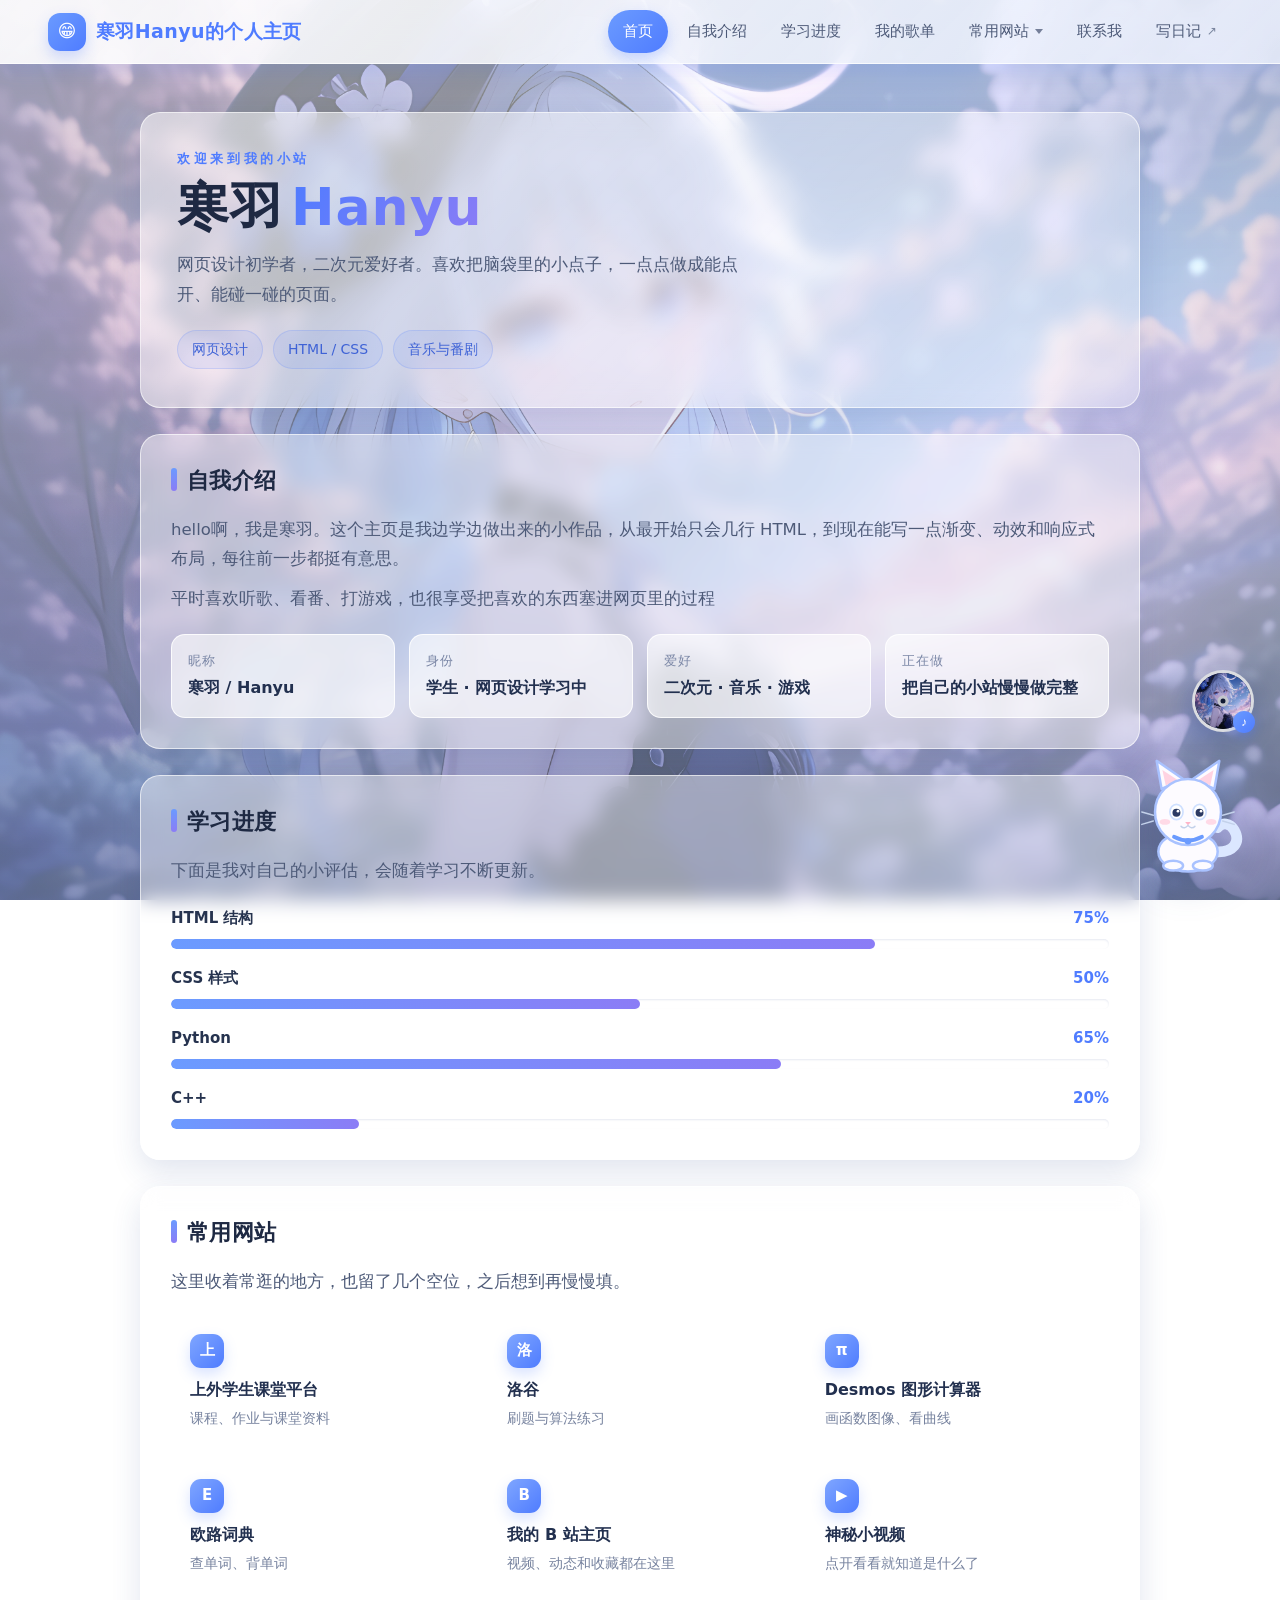
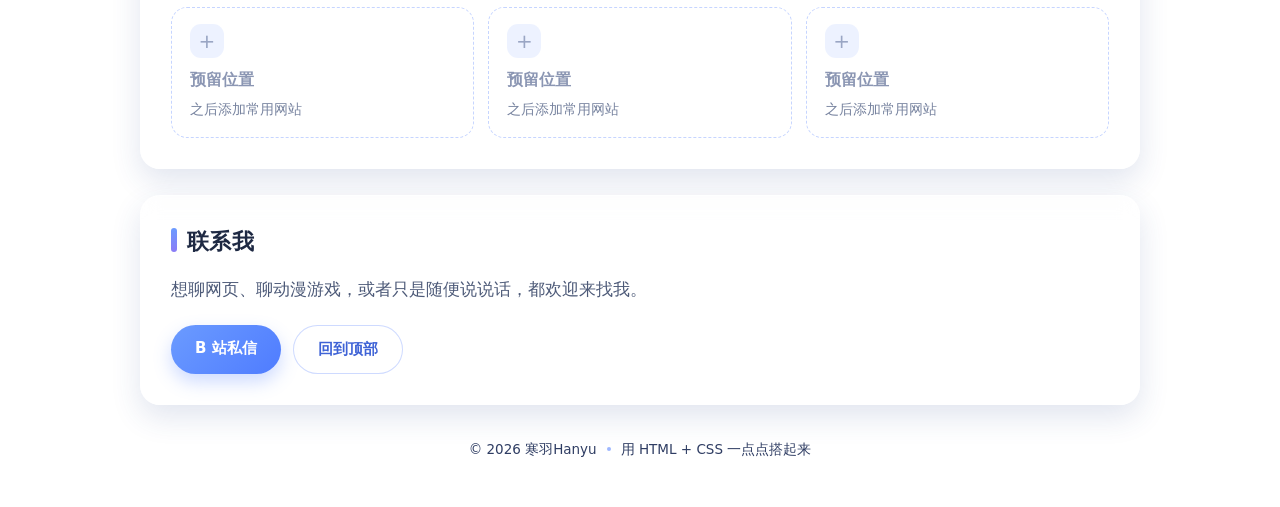
<file: index.html>
<!DOCTYPE html>
<html lang="zh-CN">
	<head>
		<meta charset="utf-8">
		<meta name="viewport" content="width=device-width, initial-scale=1">
		<title>寒羽Hanyu的个人主页</title>
		<link rel="stylesheet" href="index.css" />
	</head>
	<body>

		<header class="header" id="head_bar">
			<a class="brand" href="#home">
				<span class="brand_badge">😁</span>
				<span class="brand_name">寒羽Hanyu的个人主页</span>
			</a>

			<nav class="nav-links" id="navLinks">
				<a href="#home" class="nav-link active">首页</a>
				<a href="#about" class="nav-link">自我介绍</a>
				<a href="#skills" class="nav-link">学习进度</a>
				<button class="nav-link" type="button" id="navMusic">我的歌单</button>

				<div class="nav-item" id="siteMenu">
					<button class="nav-link dropdown-toggle" type="button" aria-expanded="false">
						常用网站<span class="caret"></span>
					</button>

					<div class="dropdown">
						<a class="dropdown-link" href="https://10.2.34.176/student" target="_blank" rel="noopener">上外学生课堂平台</a>
						<a class="dropdown-link" href="https://www.luogu.com.cn/" target="_blank" rel="noopener">洛谷</a>
						<a class="dropdown-link" href="https://www.desmos.com/calculator?lang=zh-CN" target="_blank" rel="noopener">Desmos 图形计算器</a>
						<a class="dropdown-link" href="https://dict.eudic.net/" target="_blank" rel="noopener">欧路词典</a>
						<a class="dropdown-link" href="https://space.bilibili.com/523120453?spm_id_from=333.1007.0.0" target="_blank" rel="noopener">我的 B 站主页</a>
						<a class="dropdown-link" href="https://www.bilibili.com/video/BV17XMf6nE1v/?spm_id_from=333.337.search-card.all.click&amp;vd_source=5f9944e18ee7a56a7ea3e45ba377dc32" target="_blank" rel="noopener">神秘小视频</a>
						<a class="dropdown-link dropdown-all" href="#sites">查看全部网站</a>

						<!-- 预留：以后添加网站，复制下面这一行，改掉 href 和名字即可
						<a class="dropdown-link" href="https://你的网址" target="_blank" rel="noopener">网站名字</a>
						-->
						<div class="dropdown-slot">预留位置 · 待添加</div>
						<div class="dropdown-slot">预留位置 · 待添加</div>
					</div>
				</div>

				<a href="#contact" class="nav-link">联系我</a>
				<a href="diary.html" class="nav-link nav-link-out" target="_blank" rel="noopener">写日记<span class="nav-arrow">↗</span></a>

				<!-- 预留：新的菜单项写在这里
				<a href="#新板块" class="nav-link">新菜单</a>
				-->
			</nav>
		</header>

		<main class="content">

			<section class="division hero" id="home">
				<div class="hero_kicker">欢迎来到我的小站</div>
				<h1 class="hero_name">寒羽<span>Hanyu</span></h1>
				<p class="hero_desc">网页设计初学者，二次元爱好者。喜欢把脑袋里的小点子，一点点做成能点开、能碰一碰的页面。</p>
				<div class="tags">
					<span class="tag">网页设计</span>
					<span class="tag">HTML / CSS</span>
					<span class="tag">音乐与番剧</span>
				</div>
			</section>

			<section class="division" id="about">
				<div class="subtitle">自我介绍</div>
				<div class="subcontent">hello啊，我是寒羽。这个主页是我边学边做出来的小作品，从最开始只会几行 HTML，到现在能写一点渐变、动效和响应式布局，每往前一步都挺有意思。</div>
				<div class="subcontent">平时喜欢听歌、看番、打游戏，也很享受把喜欢的东西塞进网页里的过程</div>
				<div class="info-grid">
					<div class="info-item">
						<div class="info-label">昵称</div>
						<div class="info-value">寒羽 / Hanyu</div>
					</div>
					<div class="info-item">
						<div class="info-label">身份</div>
						<div class="info-value">学生 · 网页设计学习中</div>
					</div>
					<div class="info-item">
						<div class="info-label">爱好</div>
						<div class="info-value">二次元 · 音乐 · 游戏</div>
					</div>
					<div class="info-item">
						<div class="info-label">正在做</div>
						<div class="info-value">把自己的小站慢慢做完整</div>
					</div>
				</div>
			</section>

			<section class="division" id="skills">
				<div class="subtitle">学习进度</div>
				<div class="subcontent">下面是我对自己的小评估，会随着学习不断更新。</div>
				<div class="skill-list">
					<div class="skill">
						<div class="skill-head"><span>HTML 结构</span><span class="skill-num">75%</span></div>
						<div class="skill-bar"><div class="skill-fill" style="--w: 75%"></div></div>
					</div>
					<div class="skill">
						<div class="skill-head"><span>CSS 样式</span><span class="skill-num">50%</span></div>
						<div class="skill-bar"><div class="skill-fill" style="--w: 50%"></div></div>
					</div>
					<div class="skill">
						<div class="skill-head"><span>Python</span><span class="skill-num">65%</span></div>
						<div class="skill-bar"><div class="skill-fill" style="--w: 65%"></div></div>
					</div>
					<div class="skill">
						<div class="skill-head"><span>C++</span><span class="skill-num">20%</span></div>
						<div class="skill-bar"><div class="skill-fill" style="--w: 20%"></div></div>
					</div>
				</div>
			</section>

			<section class="division" id="sites">
				<div class="subtitle">常用网站</div>
				<div class="subcontent">这里收着常逛的地方，也留了几个空位，之后想到再慢慢填。</div>
				<div class="site-grid">
					<a class="site-card" href="https://10.2.34.176/student" target="_blank" rel="noopener">
						<span class="site-icon">上</span>
						<span class="site-name">上外学生课堂平台</span>
						<span class="site-desc">课程、作业与课堂资料</span>
					</a>
					<a class="site-card" href="https://www.luogu.com.cn/" target="_blank" rel="noopener">
						<span class="site-icon">洛</span>
						<span class="site-name">洛谷</span>
						<span class="site-desc">刷题与算法练习</span>
					</a>
					<a class="site-card" href="https://www.desmos.com/calculator?lang=zh-CN" target="_blank" rel="noopener">
						<span class="site-icon">π</span>
						<span class="site-name">Desmos 图形计算器</span>
						<span class="site-desc">画函数图像、看曲线</span>
					</a>
					<a class="site-card" href="https://dict.eudic.net/" target="_blank" rel="noopener">
						<span class="site-icon">E</span>
						<span class="site-name">欧路词典</span>
						<span class="site-desc">查单词、背单词</span>
					</a>
					<a class="site-card" href="https://space.bilibili.com/523120453?spm_id_from=333.1007.0.0" target="_blank" rel="noopener">
						<span class="site-icon">B</span>
						<span class="site-name">我的 B 站主页</span>
						<span class="site-desc">视频、动态和收藏都在这里</span>
					</a>
					<a class="site-card" href="https://www.bilibili.com/video/BV17XMf6nE1v/?spm_id_from=333.337.search-card.all.click&amp;vd_source=5f9944e18ee7a56a7ea3e45ba377dc32" target="_blank" rel="noopener">
						<span class="site-icon">▶</span>
						<span class="site-name">神秘小视频</span>
						<span class="site-desc">点开看看就知道是什么了</span>
					</a>

					<!-- 预留：添加新网站时，复制下面这一整张卡片，改掉链接和文字
					<a class="site-card" href="https://你的网址" target="_blank" rel="noopener">
						<span class="site-icon">★</span>
						<span class="site-name">网站名字</span>
						<span class="site-desc">一句话介绍</span>
					</a>
					-->

					<div class="site-card site-empty">
						<span class="site-plus">+</span>
						<span class="site-name">预留位置</span>
						<span class="site-desc">之后添加常用网站</span>
					</div>
					<div class="site-card site-empty">
						<span class="site-plus">+</span>
						<span class="site-name">预留位置</span>
						<span class="site-desc">之后添加常用网站</span>
					</div>
					<div class="site-card site-empty">
						<span class="site-plus">+</span>
						<span class="site-name">预留位置</span>
						<span class="site-desc">之后添加常用网站</span>
					</div>
				</div>
			</section>

			<section class="division" id="contact">
				<div class="subtitle">联系我</div>
				<div class="subcontent">想聊网页、聊动漫游戏，或者只是随便说说话，都欢迎来找我。</div>
				<div class="contact-row">
					<a class="contact-btn" href="https://space.bilibili.com/523120453?spm_id_from=333.1007.0.0" target="_blank" rel="noopener">B 站私信</a>
					<a class="contact-btn ghost" href="#home">回到顶部</a>
				</div>
			</section>

		</main>

		<footer class="footer">
			<span>© 2026 寒羽Hanyu</span>
			<span class="footer-dot"></span>
			<span>用 HTML + CSS 一点点搭起来</span>
		</footer>

		<!-- 侧边音乐播放器：平时只是右下角的小唱片，点一下才展开完整面板 -->
		<div class="music-dock" id="musicDock">
			<button class="dock-mini" id="dockMini" type="button" aria-label="打开播放器" aria-expanded="false" title="打开播放器">
				<img class="dock-mini-cover" src="./Furina.png" alt="" />
				<span class="dock-mini-hole"></span>
				<span class="dock-mini-note">♪</span>
			</button>

			<aside class="dock-panel" id="dockPanel" aria-label="音乐播放器" aria-hidden="true">
				<div class="dock-head">
					<span class="dock-head-title">我的歌单</span>
					<button class="dock-close" id="dockClose" type="button" aria-label="收起播放器">×</button>
				</div>

				<div class="player" id="player">
					<div class="player-main">
						<div class="disc" id="disc">
							<img class="disc-cover" src="./Furina.png" alt="唱片封面" />
							<span class="disc-hole"></span>
						</div>
						<div class="track-meta">
							<div class="track-title" id="trackTitle">还没开始播放</div>
							<div class="track-artist" id="trackArtist">挑一首放着吧</div>
						</div>
						<div class="player-controls">
							<button class="ctrl-btn" id="prevBtn" type="button" aria-label="上一首">
								<svg viewBox="0 0 24 24" aria-hidden="true"><path d="M6 5h2.4v14H6zM20 5v14L9.6 12z"/></svg>
							</button>
							<button class="ctrl-btn ctrl-play" id="playBtn" type="button" aria-label="播放">
								<svg class="icon-play" viewBox="0 0 24 24" aria-hidden="true"><path d="M8 5.2v13.6L19 12z"/></svg>
								<svg class="icon-pause" viewBox="0 0 24 24" aria-hidden="true"><path d="M7 5h4v14H7zM13 5h4v14h-4z"/></svg>
							</button>
							<button class="ctrl-btn" id="nextBtn" type="button" aria-label="下一首">
								<svg viewBox="0 0 24 24" aria-hidden="true"><path d="M15.6 5H18v14h-2.4zM4 5v14l10.4-7z"/></svg>
							</button>
						</div>
					</div>

					<div class="progress-row">
						<span class="time" id="curTime">0:00</span>
						<div class="progress" id="progress" role="slider" aria-label="播放进度" aria-valuemin="0" aria-valuemax="100" aria-valuenow="0" tabindex="0">
							<div class="progress-fill" id="progressFill"><span class="progress-knob"></span></div>
						</div>
						<span class="time" id="durTime">0:00</span>
					</div>

					<div class="playlist" id="playlist"></div>
				</div>

				<audio id="audio" preload="metadata"></audio>
			</aside>
		</div>

		<!-- 小宠物：点它会跳一下并说话，眼睛会跟着鼠标转 -->
		<div class="pet" id="pet" title="点我摸摸头">
			<div class="pet-bubble" id="petBubble">喵~</div>
			<svg class="pet-svg" viewBox="0 0 160 160" aria-label="蓝白小猫">
				<path class="pet-tail" d="M112 128 c24 2 32 -12 24 -26 c-5 -9 -15 -10 -20 -3" fill="none" stroke="#dbe7ff" stroke-width="13" stroke-linecap="round" />

				<ellipse cx="80" cy="128" rx="36" ry="24" fill="#fdfbff" stroke="#a9c2ff" stroke-width="3" />
				<ellipse cx="62" cy="145" rx="12" ry="6" fill="#fdfbff" stroke="#a9c2ff" stroke-width="3" />
				<ellipse cx="98" cy="145" rx="12" ry="6" fill="#fdfbff" stroke="#a9c2ff" stroke-width="3" />

				<path d="M48 52 L42 18 L74 40 Z" fill="#fdfbff" stroke="#a9c2ff" stroke-width="3" stroke-linejoin="round" />
				<path d="M53 48 L49 29 L67 41 Z" fill="#ffd3e2" />
				<path d="M112 52 L118 18 L86 40 Z" fill="#fdfbff" stroke="#a9c2ff" stroke-width="3" stroke-linejoin="round" />
				<path d="M107 48 L111 29 L93 41 Z" fill="#ffd3e2" />

				<circle cx="80" cy="80" r="40" fill="#fdfbff" stroke="#a9c2ff" stroke-width="3" />

				<ellipse cx="52" cy="92" rx="6.5" ry="3.6" fill="#ffd6e4" opacity="0.9" />
				<ellipse cx="108" cy="92" rx="6.5" ry="3.6" fill="#ffd6e4" opacity="0.9" />

				<g class="pet-eye">
					<ellipse cx="66" cy="80" rx="8" ry="9.2" fill="#ffffff" stroke="#cfe0ff" stroke-width="2" />
					<g class="pet-pupil">
						<circle cx="66" cy="81" r="4.8" fill="#2b3a63" />
						<circle cx="67.8" cy="79" r="1.6" fill="#ffffff" />
					</g>
				</g>
				<g class="pet-eye">
					<ellipse cx="94" cy="80" rx="8" ry="9.2" fill="#ffffff" stroke="#cfe0ff" stroke-width="2" />
					<g class="pet-pupil">
						<circle cx="94" cy="81" r="4.8" fill="#2b3a63" />
						<circle cx="95.8" cy="79" r="1.6" fill="#ffffff" />
					</g>
				</g>

				<path d="M76.5 92 h7 l-3.5 4.2 z" fill="#ffb3c7" />
				<path d="M80 96.2 q-4.2 5.2 -8.4 1.2 M80 96.2 q4.2 5.2 8.4 1.2" fill="none" stroke="#c3d1ea" stroke-width="1.8" stroke-linecap="round" />

				<path d="M38 84 l-14 -4 M38 91 l-14 4 M122 84 l14 -4 M122 91 l14 4" fill="none" stroke="#c3d1ea" stroke-width="1.8" stroke-linecap="round" />

				<path d="M63 110 q17 9 34 0" fill="none" stroke="#6b9bff" stroke-width="4.5" stroke-linecap="round" />
				<circle cx="80" cy="115.5" r="4" fill="#6b9bff" />
			</svg>
		</div>

		<script>
			// 下拉菜单：桌面端靠 CSS 悬停，这里补上点击 / 触屏的展开与收起
			var siteMenu = document.getElementById('siteMenu');
			var siteToggle = siteMenu.querySelector('.dropdown-toggle');

			siteToggle.addEventListener('click', function (e) {
				e.stopPropagation();
				var open = siteMenu.classList.toggle('open');
				siteToggle.setAttribute('aria-expanded', open ? 'true' : 'false');
			});

			document.addEventListener('click', function () {
				siteMenu.classList.remove('open');
				siteToggle.setAttribute('aria-expanded', 'false');
			});

			// 滚动到哪个板块，菜单就高亮哪一项
			var links = Array.prototype.slice.call(document.querySelectorAll('.nav-link[href^="#"]'));
			var sections = links.map(function (link) {
				return document.querySelector(link.getAttribute('href'));
			}).filter(Boolean);

			function setActive(id) {
				links.forEach(function (link) {
					link.classList.toggle('active', link.getAttribute('href') === '#' + id);
				});
			}

			function onScroll() {
				var line = window.scrollY + 100;
				var current = sections[0];
				sections.forEach(function (section) {
					if (section.offsetTop <= line) current = section;
				});
				if (window.innerHeight + window.scrollY >= document.documentElement.scrollHeight - 4) {
					current = sections[sections.length - 1];
				}
				if (current) setActive(current.id);
			}

			window.addEventListener('scroll', onScroll, { passive: true });
			window.addEventListener('resize', onScroll);
			onScroll();

			// ===== 音乐播放器 =====
			var songs = [
				{ file: 'music/qilixiang.mp3', title: '七里香', artist: '周杰伦' },
				{ file: 'music/yequ.mp3', title: '夜曲', artist: '周杰伦' },
				{ file: 'music/gaobaiqiqiu.mp3', title: '告白气球', artist: '周杰伦' },
				{ file: 'music/feng.mp3', title: '枫', artist: '周杰伦' },
				{ file: 'music/xiulian-aiqing.mp3', title: '修炼爱情', artist: '林俊杰' },
				{ file: 'music/shinian.mp3', title: '十年', artist: '陈奕迅' },
				{ file: 'music/fushishanxia.mp3', title: '富士山下', artist: '陈奕迅' },
				{ file: 'music/hongse-gaogenxie.mp3', title: '红色高跟鞋', artist: '蔡健雅' }
			];

			var audio = document.getElementById('audio');
			var player = document.getElementById('player');
			var dock = document.getElementById('musicDock');
			var playlist = document.getElementById('playlist');
			var playBtn = document.getElementById('playBtn');
			var prevBtn = document.getElementById('prevBtn');
			var nextBtn = document.getElementById('nextBtn');
			var progress = document.getElementById('progress');
			var progressFill = document.getElementById('progressFill');
			var curTime = document.getElementById('curTime');
			var durTime = document.getElementById('durTime');
			var trackTitle = document.getElementById('trackTitle');
			var trackArtist = document.getElementById('trackArtist');
			var current = -1;
			var dragging = false;

			function fmt(seconds) {
				if (!isFinite(seconds)) return '0:00';
				var m = Math.floor(seconds / 60);
				var s = Math.floor(seconds % 60);
				return m + ':' + (s < 10 ? '0' + s : s);
			}

			songs.forEach(function (song, i) {
				var item = document.createElement('button');
				item.type = 'button';
				item.className = 'playlist-item';
				item.innerHTML = '<span class="playlist-index">' + (i < 9 ? '0' : '') + (i + 1) + '</span>' +
					'<span class="playlist-name">' + song.title + '</span>' +
					'<span class="playlist-artist">' + song.artist + '</span>';
				item.addEventListener('click', function () { load(i, true); });
				playlist.appendChild(item);
			});

			function load(i, autoplay) {
				current = i;
				audio.src = songs[i].file;
				trackTitle.textContent = songs[i].title;
				trackArtist.textContent = songs[i].artist;
				progressFill.style.width = '0%';
				curTime.textContent = '0:00';
				durTime.textContent = '0:00';
				Array.prototype.forEach.call(playlist.children, function (el, idx) {
					el.classList.toggle('active', idx === i);
				});
				if (autoplay) {
					var p = audio.play();
					if (p && p.catch) p.catch(function () {});
				}
			}

			playBtn.addEventListener('click', function () {
				if (current < 0) { load(0, true); return; }
				if (audio.paused) {
					var p = audio.play();
					if (p && p.catch) p.catch(function () {});
				} else {
					audio.pause();
				}
			});

			prevBtn.addEventListener('click', function () {
				if (current < 0) { load(0, true); return; }
				load((current - 1 + songs.length) % songs.length, true);
			});

			nextBtn.addEventListener('click', function () {
				if (current < 0) { load(0, true); return; }
				load((current + 1) % songs.length, true);
			});

			audio.addEventListener('play', function () {
				player.classList.add('playing');
				dock.classList.add('playing');
				playBtn.setAttribute('aria-label', '暂停');
			});

			audio.addEventListener('pause', function () {
				player.classList.remove('playing');
				dock.classList.remove('playing');
				playBtn.setAttribute('aria-label', '播放');
			});

			audio.addEventListener('ended', function () {
				load((current + 1) % songs.length, true);
			});

			audio.addEventListener('loadedmetadata', function () {
				durTime.textContent = fmt(audio.duration);
			});

			audio.addEventListener('timeupdate', function () {
				if (!audio.duration) return;
				var percent = audio.currentTime / audio.duration * 100;
				progressFill.style.width = percent + '%';
				progress.setAttribute('aria-valuenow', Math.round(percent));
				curTime.textContent = fmt(audio.currentTime);
			});

			function seek(e) {
				if (!audio.duration) return;
				var rect = progress.getBoundingClientRect();
				var ratio = Math.min(1, Math.max(0, (e.clientX - rect.left) / rect.width));
				audio.currentTime = ratio * audio.duration;
				progressFill.style.width = ratio * 100 + '%';
				curTime.textContent = fmt(audio.currentTime);
			}

			progress.addEventListener('pointerdown', function (e) {
				dragging = true;
				progress.setPointerCapture(e.pointerId);
				seek(e);
			});

			progress.addEventListener('pointermove', function (e) {
				if (dragging) seek(e);
			});

			progress.addEventListener('pointerup', function () { dragging = false; });
			progress.addEventListener('pointercancel', function () { dragging = false; });

			progress.addEventListener('keydown', function (e) {
				if (!audio.duration) return;
				if (e.key === 'ArrowRight') audio.currentTime = Math.min(audio.duration, audio.currentTime + 5);
				if (e.key === 'ArrowLeft') audio.currentTime = Math.max(0, audio.currentTime - 5);
			});

			// ===== 小宠物 =====
			var pet = document.getElementById('pet');
			var bubble = document.getElementById('petBubble');
			var pupils = pet.querySelectorAll('.pet-pupil');
			var lines = ['喵~', '今天也辛苦啦', '要不要听首歌？', '别熬夜太晚哦', '摸摸头就开心！', '去写两句日记吧，我陪着你'];
			var bubbleTimer = null;
			var pats = Number(localStorage.getItem('hanyu_pet_pats') || 0);

			function say(text) {
				bubble.textContent = text;
				bubble.classList.add('show');
				clearTimeout(bubbleTimer);
				bubbleTimer = setTimeout(function () { bubble.classList.remove('show'); }, 2400);
			}

			function spawnHeart(x, y) {
				var heart = document.createElement('span');
				heart.className = 'pet-heart';
				heart.textContent = '♥';
				heart.style.left = (x - 8) + 'px';
				heart.style.top = (y - 18) + 'px';
				document.body.appendChild(heart);
				setTimeout(function () { heart.remove(); }, 1200);
			}

			// 可以按住拖动小猫，换个别挡住内容的位置
			var petDrag = { active: false, moved: false, startX: 0, startY: 0, left: 0, top: 0 };

			pet.addEventListener('pointerdown', function (e) {
				var rect = pet.getBoundingClientRect();
				petDrag.active = true;
				petDrag.moved = false;
				petDrag.startX = e.clientX;
				petDrag.startY = e.clientY;
				petDrag.left = rect.left;
				petDrag.top = rect.top;
				pet.classList.add('dragging');
				pet.setPointerCapture(e.pointerId);
			});

			pet.addEventListener('pointermove', function (e) {
				if (!petDrag.active) return;
				var dx = e.clientX - petDrag.startX;
				var dy = e.clientY - petDrag.startY;
				if (Math.abs(dx) + Math.abs(dy) > 6) petDrag.moved = true;
				if (!petDrag.moved) return;
				pet.style.left = Math.max(4, Math.min(window.innerWidth - pet.offsetWidth - 4, petDrag.left + dx)) + 'px';
				pet.style.top = Math.max(4, Math.min(window.innerHeight - pet.offsetHeight - 4, petDrag.top + dy)) + 'px';
				pet.style.right = 'auto';
				pet.style.bottom = 'auto';
			});

			function endDrag() {
				petDrag.active = false;
				pet.classList.remove('dragging');
			}

			pet.addEventListener('pointerup', endDrag);
			pet.addEventListener('pointercancel', endDrag);

			pet.addEventListener('click', function (e) {
				if (petDrag.moved) {
					petDrag.moved = false;
					return;
				}
				pet.classList.remove('jump');
				void pet.offsetWidth;
				pet.classList.add('jump');
				pats++;
				localStorage.setItem('hanyu_pet_pats', pats);
				say(pats % 10 === 0 ? '已经被摸 ' + pats + ' 次啦，好幸福～' : lines[Math.floor(Math.random() * lines.length)]);
				spawnHeart(e.clientX, e.clientY);
			});

			pet.addEventListener('animationend', function (e) {
				if (e.animationName === 'petJump') pet.classList.remove('jump');
			});

			// 眼睛跟着鼠标转
			var eyePending = false;
			document.addEventListener('mousemove', function (e) {
				if (eyePending) return;
				eyePending = true;
				requestAnimationFrame(function () {
					eyePending = false;
					var rect = pet.getBoundingClientRect();
					var dx = e.clientX - (rect.left + rect.width / 2);
					var dy = e.clientY - (rect.top + rect.height * 0.5);
					var angle = Math.atan2(dy, dx);
					var offset = Math.min(1, Math.sqrt(dx * dx + dy * dy) / 240) * 3.2;
					var ox = (Math.cos(angle) * offset).toFixed(1);
					var oy = (Math.sin(angle) * offset).toFixed(1);
					Array.prototype.forEach.call(pupils, function (pupil) {
						pupil.setAttribute('transform', 'translate(' + ox + ' ' + oy + ')');
					});
				});
			});

			// ===== 侧边播放器的展开 / 收起 =====
			var dockMini = document.getElementById('dockMini');
			var dockPanel = document.getElementById('dockPanel');
			var dockClose = document.getElementById('dockClose');
			var navMusic = document.getElementById('navMusic');

			function setDock(open) {
				dock.classList.toggle('open', open);
				dockMini.setAttribute('aria-expanded', open ? 'true' : 'false');
				dockPanel.setAttribute('aria-hidden', open ? 'false' : 'true');
			}

			dockMini.addEventListener('click', function () { setDock(true); });
			navMusic.addEventListener('click', function () { setDock(true); });
			dockClose.addEventListener('click', function () { setDock(false); });

			// 点唱片、面板和导航按钮以外的地方，自动收起
			document.addEventListener('click', function (e) {
				if (!dock.classList.contains('open')) return;
				if (dockPanel.contains(e.target) || dockMini.contains(e.target) || navMusic.contains(e.target) || pet.contains(e.target)) return;
				setDock(false);
			});

			document.addEventListener('keydown', function (e) {
				if (e.key === 'Escape') setDock(false);
			});
		</script>

	</body>
</html>
</file>
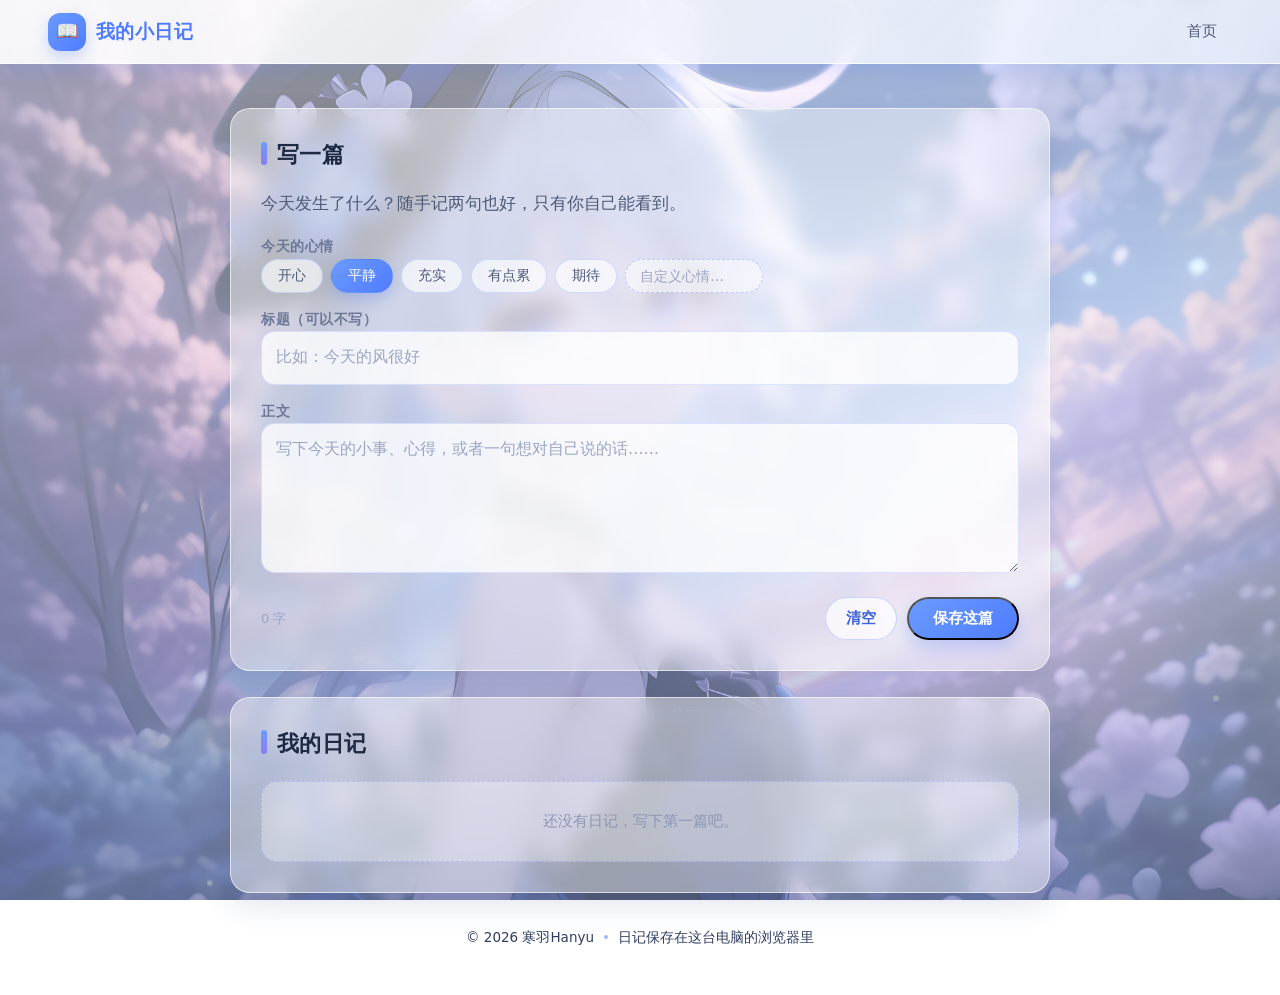
<file: diary.html>
<!DOCTYPE html>
<html lang="zh-CN">
	<head>
		<meta charset="utf-8">
		<meta name="viewport" content="width=device-width, initial-scale=1">
		<title>我的小日记 · 寒羽Hanyu</title>
		<link rel="stylesheet" href="index.css" />
	</head>
	<body>

		<header class="header" id="head_bar">
			<a class="brand" href="index.html">
				<span class="brand_badge">📖</span>
				<span class="brand_name">我的小日记</span>
			</a>

			<nav class="nav-links">
				<a href="index.html" class="nav-link">首页</a>
			</nav>
		</header>

		<main class="diary-wrap">

			<section class="division">
				<div class="subtitle">写一篇</div>
				<div class="subcontent">今天发生了什么？随手记两句也好，只有你自己能看到。</div>

				<form class="diary-form" id="diaryForm">
					<div>
						<div class="field-label">今天的心情</div>
						<div class="moods" id="moods">
							<button class="mood" type="button" data-mood="开心">开心</button>
							<button class="mood active" type="button" data-mood="平静">平静</button>
							<button class="mood" type="button" data-mood="充实">充实</button>
							<button class="mood" type="button" data-mood="有点累">有点累</button>
							<button class="mood" type="button" data-mood="期待">期待</button>
							<input class="mood-input" id="customMood" type="text" maxlength="12" placeholder="自定义心情…" aria-label="自定义心情" />
						</div>
					</div>

					<div>
						<div class="field-label">标题（可以不写）</div>
						<input class="text-input" id="entryTitle" type="text" maxlength="40" placeholder="比如：今天的风很好">
					</div>

					<div>
						<div class="field-label">正文</div>
						<textarea class="text-area" id="entryBody" placeholder="写下今天的小事、心得，或者一句想对自己说的话……"></textarea>
					</div>

					<div class="form-foot">
						<span class="counter" id="counter">0 字</span>
						<div class="form-actions">
							<button class="ghost-btn" type="button" id="clearBtn">清空</button>
							<button class="contact-btn" type="submit" id="saveBtn">保存这篇</button>
						</div>
					</div>
				</form>
			</section>

			<section class="division">
				<div class="subtitle">我的日记<span class="diary-count" id="entryCount"></span></div>
				<div class="entries" id="entries"></div>
				<div class="form-actions" id="dangerZone" style="margin-top:16px; display:none;">
					<button class="ghost-btn" type="button" id="clearAllBtn">清空全部日记</button>
				</div>
			</section>

		</main>

		<footer class="footer">
			<span>© 2026 寒羽Hanyu</span>
			<span class="footer-dot"></span>
			<span>日记保存在这台电脑的浏览器里</span>
		</footer>

		<script>
			var STORAGE_KEY = 'hanyu_diary_v1';
			var form = document.getElementById('diaryForm');
			var titleInput = document.getElementById('entryTitle');
			var bodyInput = document.getElementById('entryBody');
			var counter = document.getElementById('counter');
			var entriesEl = document.getElementById('entries');
			var entryCount = document.getElementById('entryCount');
			var clearAllBtn = document.getElementById('clearAllBtn');
			var dangerZone = document.getElementById('dangerZone');
			var saveBtn = document.getElementById('saveBtn');
			var moodsEl = document.getElementById('moods');
			var customMood = document.getElementById('customMood');
			var mood = '平静';
			var presetMood = '平静';

			function selectPreset(name) {
				Array.prototype.forEach.call(moodsEl.querySelectorAll('.mood'), function (el) {
					el.classList.toggle('active', el.dataset.mood === name);
				});
			}

			function readEntries() {
				try {
					var list = JSON.parse(localStorage.getItem(STORAGE_KEY));
					return Array.isArray(list) ? list : [];
				} catch (e) {
					return [];
				}
			}

			function writeEntries(list) {
				localStorage.setItem(STORAGE_KEY, JSON.stringify(list));
			}

			function stamp(date) {
				function pad(n) { return n < 10 ? '0' + n : '' + n; }
				return date.getFullYear() + '.' + pad(date.getMonth() + 1) + '.' + pad(date.getDate()) +
					' ' + pad(date.getHours()) + ':' + pad(date.getMinutes());
			}

			function render() {
				var list = readEntries();
				entriesEl.innerHTML = '';
				entryCount.textContent = list.length ? '共 ' + list.length + ' 篇' : '';
				dangerZone.style.display = list.length ? 'flex' : 'none';

				if (!list.length) {
					var empty = document.createElement('div');
					empty.className = 'empty-state';
					empty.textContent = '还没有日记，写下第一篇吧。';
					entriesEl.appendChild(empty);
					return;
				}

				list.forEach(function (entry) {
					var card = document.createElement('article');
					card.className = 'entry';

					var head = document.createElement('div');
					head.className = 'entry-head';

					var date = document.createElement('span');
					date.className = 'entry-date';
					date.textContent = entry.date;

					var badge = document.createElement('span');
					badge.className = 'entry-mood';
					badge.textContent = entry.mood;

					var title = document.createElement('span');
					title.className = 'entry-title';
					title.textContent = entry.title;

					var del = document.createElement('button');
					del.type = 'button';
					del.className = 'entry-del';
					del.textContent = '删除';
					del.addEventListener('click', function () {
						if (!confirm('删除这篇日记？删除后无法找回。')) return;
						writeEntries(readEntries().filter(function (item) { return item.id !== entry.id; }));
						render();
					});

					head.appendChild(date);
					head.appendChild(badge);
					head.appendChild(title);
					head.appendChild(del);

					var body = document.createElement('div');
					body.className = 'entry-body';
					body.textContent = entry.body;

					card.appendChild(head);
					card.appendChild(body);
					entriesEl.appendChild(card);
				});
			}

			moodsEl.addEventListener('click', function (e) {
				var btn = e.target.closest('.mood');
				if (!btn) return;
				presetMood = btn.dataset.mood;
				mood = presetMood;
				selectPreset(presetMood);
				customMood.value = '';
				customMood.classList.remove('active');
			});

			// 自己写心情：填了就用自己写的，清空后回到上面选中的那个
			customMood.addEventListener('input', function () {
				var text = customMood.value.trim();
				if (text) {
					Array.prototype.forEach.call(moodsEl.querySelectorAll('.mood'), function (el) {
						el.classList.remove('active');
					});
					customMood.classList.add('active');
					mood = text;
				} else {
					customMood.classList.remove('active');
					selectPreset(presetMood);
					mood = presetMood;
				}
			});

			bodyInput.addEventListener('input', function () {
				counter.textContent = bodyInput.value.length + ' 字';
			});

			form.addEventListener('submit', function (e) {
				e.preventDefault();
				var body = bodyInput.value.trim();
				if (!body) {
					bodyInput.focus();
					saveBtn.textContent = '先写点什么吧';
					setTimeout(function () { saveBtn.textContent = '保存这篇'; }, 1600);
					return;
				}

				var list = readEntries();
				list.unshift({
					id: String(Date.now()) + Math.random().toString(16).slice(2, 6),
					date: stamp(new Date()),
					mood: mood,
					title: titleInput.value.trim() || '无题',
					body: body
				});
				writeEntries(list);

				titleInput.value = '';
				bodyInput.value = '';
				counter.textContent = '0 字';
				render();

				saveBtn.textContent = '已保存 ✓';
				setTimeout(function () { saveBtn.textContent = '保存这篇'; }, 1600);
			});

			form.addEventListener('keydown', function (e) {
				if ((e.ctrlKey || e.metaKey) && e.key === 'Enter') {
					e.preventDefault();
					form.requestSubmit ? form.requestSubmit() : form.dispatchEvent(new Event('submit', { cancelable: true }));
				}
			});

			document.getElementById('clearBtn').addEventListener('click', function () {
				titleInput.value = '';
				bodyInput.value = '';
				counter.textContent = '0 字';
				bodyInput.focus();
			});

			clearAllBtn.addEventListener('click', function () {
				if (!confirm('确定清空全部日记？这个操作无法撤销。')) return;
				localStorage.removeItem(STORAGE_KEY);
				render();
			});

			render();
		</script>

	</body>
</html>
</file>
<file: index.css>
/* ===== 主题变量 ===== */
:root{
  --ink: #24304a;
  --ink-soft: #4d5a78;
  --accent: #4f7cff;
  --accent-deep: #3f63d6;
  --accent-2: #8b7cf6;
  --radius: 20px;
  --shadow-soft: 0 12px 30px rgba(46, 74, 140, 0.14);
}

*{ box-sizing: border-box; }

html{
  scroll-behavior: smooth;
  scroll-padding-top: 88px;
}

/* 背景图片 */
body::before {
  content: "";
  position: fixed;
  inset: 0;
  z-index: -2;
  background-image: url("./Furina.png");
  background-size: cover;
  background-position: center;
  background-repeat: no-repeat;
  pointer-events: none;
  opacity: 0.65;
}

/* 背景蒙版：让上层文字更清楚，同时保留人物的通透感 */
body::after{
  content: "";
  position: fixed;
  inset: 0;
  z-index: -1;
  background: linear-gradient(180deg,
    rgba(255, 255, 255, 0.30) 0%,
    rgba(232, 240, 255, 0.22) 40%,
    rgba(58, 82, 156, 0.32) 100%);
  pointer-events: none;
}

/* body透明 */
body {
  margin: 0;
  min-height: 100vh;
  background: transparent;
  color: var(--ink);
  font-family: "PingFang SC", "Microsoft YaHei", "Hiragino Sans GB", system-ui, -apple-system, "Segoe UI", sans-serif;
  line-height: 1.8;
  -webkit-font-smoothing: antialiased;
}

::selection{ background: rgba(79, 124, 255, 0.22); }

/* ===== 顶部菜单栏 ===== */
.header{
  position: sticky;
  top: 0;
  z-index: 50;
  display: flex;
  align-items: center;
  justify-content: space-between;
  gap: 24px;
  min-height: 64px;
  padding: 0 clamp(16px, 4vw, 48px);
  background: linear-gradient(135deg, rgba(255, 255, 255, 0.90), rgba(238, 243, 255, 0.78));
  backdrop-filter: blur(14px);
  -webkit-backdrop-filter: blur(14px);
  border-bottom: 1px solid rgba(255, 255, 255, 0.7);
  box-shadow: 0 6px 20px rgba(79, 124, 255, 0.16);
}

.brand{
  display: inline-flex;
  align-items: center;
  gap: 10px;
  text-decoration: none;
  flex-shrink: 0;
}

.brand_badge{
  display: inline-flex;
  align-items: center;
  justify-content: center;
  width: 38px;
  height: 38px;
  border-radius: 12px;
  background: linear-gradient(135deg, #6b9bff, #4f7cff);
  color: #fff;
  font-size: 18px;
  box-shadow: 0 6px 14px rgba(79, 124, 255, 0.25);
}

.brand_name{
  color: var(--accent);
  font-weight: 700;
  font-size: 19px;
  letter-spacing: 0.02em;
  white-space: nowrap;
}

.nav-links{
  display: flex;
  align-items: center;
  gap: 4px;
  flex-wrap: wrap;
}

.nav-link{
  display: inline-flex;
  align-items: center;
  gap: 6px;
  padding: 8px 15px;
  border: 0;
  border-radius: 999px;
  background: none;
  font-family: inherit;
  font-size: 15px;
  color: var(--ink-soft);
  text-decoration: none;
  cursor: pointer;
  transition: background 0.22s ease, color 0.22s ease, box-shadow 0.22s ease;
}

.nav-link:hover{
  background: rgba(79, 124, 255, 0.12);
  color: var(--accent-deep);
}

.nav-link.active{
  color: #fff;
  background: linear-gradient(135deg, #6b9bff, #4f7cff);
  box-shadow: 0 6px 14px rgba(79, 124, 255, 0.28);
}

/* 下拉菜单 */
.nav-item{ position: relative; }

.caret{
  width: 0;
  height: 0;
  border-left: 4px solid transparent;
  border-right: 4px solid transparent;
  border-top: 5px solid currentColor;
  opacity: 0.75;
  transition: transform 0.22s ease;
}

.nav-item:hover .caret,
.nav-item.open .caret{ transform: rotate(180deg); }

.dropdown{
  position: absolute;
  top: calc(100% + 10px);
  right: 0;
  z-index: 60;
  display: flex;
  flex-direction: column;
  gap: 2px;
  min-width: 225px;
  padding: 10px;
  border-radius: 16px;
  background: rgba(255, 255, 255, 0.94);
  border: 1px solid rgba(255, 255, 255, 0.9);
  box-shadow: 0 18px 40px rgba(46, 74, 140, 0.18);
  backdrop-filter: blur(12px);
  -webkit-backdrop-filter: blur(12px);
  opacity: 0;
  visibility: hidden;
  transform: translateY(-6px);
  transition: opacity 0.22s ease, transform 0.22s ease, visibility 0.22s ease;
}

.nav-item.open .dropdown{
  opacity: 1;
  visibility: visible;
  transform: translateY(0);
}

/* 桌面端（有鼠标）额外支持悬停展开 */
@media (hover: hover) and (pointer: fine){
  .nav-item:hover .dropdown{
    opacity: 1;
    visibility: visible;
    transform: translateY(0);
  }
}

.dropdown-link{
  padding: 9px 12px;
  border-radius: 10px;
  font-size: 14.5px;
  color: var(--ink);
  text-decoration: none;
  transition: background 0.2s ease, color 0.2s ease;
}

.dropdown-link:hover{
  background: rgba(79, 124, 255, 0.10);
  color: var(--accent-deep);
}

.dropdown-all{
  margin-top: 4px;
  padding-top: 11px;
  border-top: 1px solid rgba(79, 124, 255, 0.14);
  color: var(--accent-deep);
  font-weight: 600;
}

.dropdown-slot{
  margin-top: 6px;
  padding: 9px 12px;
  border: 1px dashed rgba(79, 124, 255, 0.30);
  border-radius: 10px;
  font-size: 13px;
  color: #8b96b3;
  text-align: center;
}

/* ===== 内容区 ===== */
.content{
  position: relative;
  width: min(1000px, 88vw);
  margin: 48px auto 0;
}

/* 各个板块 */
.division{
  height: auto;
  padding: 26px 30px 30px;
  margin-bottom: 26px;
  background: rgba(255, 255, 255, 0.42);
  border: 1px solid rgba(255, 255, 255, 0.62);
  border-radius: var(--radius);
  box-shadow: var(--shadow-soft);
  backdrop-filter: blur(10px);
  -webkit-backdrop-filter: blur(10px);
  animation: rise 0.7s ease both;
}

.division:nth-of-type(2){ animation-delay: 0.06s; }
.division:nth-of-type(3){ animation-delay: 0.12s; }
.division:nth-of-type(4){ animation-delay: 0.18s; }
.division:nth-of-type(5){ animation-delay: 0.24s; }

/* 首屏大标题 */
.hero{
  padding: 34px 36px 38px;
  background: linear-gradient(135deg, rgba(255, 255, 255, 0.52), rgba(255, 255, 255, 0.30));
}

.hero_kicker{
  font-size: 13px;
  font-weight: 600;
  letter-spacing: 0.28em;
  color: var(--accent);
}

.hero_name{
  margin: 6px 0 10px;
  font-size: clamp(34px, 5vw, 52px);
  line-height: 1.2;
  letter-spacing: 0.02em;
  color: #1e2943;
}

.hero_name span{
  margin-left: 0.15em;
  background: linear-gradient(120deg, #4f7cff, #8b7cf6);
  -webkit-background-clip: text;
  background-clip: text;
  color: transparent;
}

.hero_desc{
  max-width: 34em;
  margin: 0 0 20px;
  font-size: 17px;
  color: var(--ink-soft);
}

.tags{
  display: flex;
  flex-wrap: wrap;
  gap: 10px;
}

.tag{
  padding: 6px 14px;
  border: 1px solid rgba(79, 124, 255, 0.18);
  border-radius: 999px;
  background: rgba(79, 124, 255, 0.10);
  font-size: 14px;
  color: var(--accent-deep);
}

/* 板块标题 */
.subtitle{
  position: relative;
  margin: 0 0 14px;
  padding-left: 16px;
  font-size: 22px;
  font-weight: 700;
  letter-spacing: 0.02em;
  color: #1e2943;
}

.subtitle::before{
  content: "";
  position: absolute;
  left: 0;
  top: 0.3em;
  width: 6px;
  height: 1.05em;
  border-radius: 6px;
  background: linear-gradient(180deg, #6b9bff, #8b7cf6);
}

.subcontent{
  max-width: 60em;
  margin: 0 0 10px;
  font-size: 16.5px;
  color: var(--ink-soft);
}

.href{
  color: var(--accent-deep);
  text-decoration-line: none;
  border-bottom: 1px dashed rgba(79, 124, 255, 0.5);
}

.href:hover{
  color: var(--accent);
  border-bottom-color: var(--accent);
}

/* 自我介绍信息卡 */
.info-grid{
  display: grid;
  grid-template-columns: repeat(auto-fit, minmax(190px, 1fr));
  gap: 14px;
  margin-top: 20px;
}

.info-item{
  padding: 14px 16px;
  border: 1px solid rgba(255, 255, 255, 0.85);
  border-radius: 14px;
  background: rgba(255, 255, 255, 0.62);
}

.info-label{
  font-size: 13px;
  letter-spacing: 0.08em;
  color: #7b87a6;
}

.info-value{
  margin-top: 2px;
  font-size: 16px;
  font-weight: 600;
  color: #22304f;
}

/* 学习进度 */
.skill-list{
  display: grid;
  gap: 16px;
  margin-top: 20px;
}

.skill-head{
  display: flex;
  justify-content: space-between;
  margin-bottom: 7px;
  font-size: 15px;
  font-weight: 600;
  color: #26334f;
}

.skill-num{
  color: var(--accent);
  font-variant-numeric: tabular-nums;
}

.skill-bar{
  height: 10px;
  border-radius: 999px;
  background: rgba(255, 255, 255, 0.78);
  box-shadow: inset 0 1px 2px rgba(46, 74, 140, 0.12);
  overflow: hidden;
}

.skill-fill{
  width: var(--w);
  height: 100%;
  border-radius: 999px;
  background: linear-gradient(90deg, #6b9bff, #8b7cf6);
  transform-origin: left center;
  animation: grow 0.9s cubic-bezier(0.2, 0.8, 0.2, 1) 0.25s both;
}

/* 常用网站卡片 */
.site-grid{
  display: grid;
  grid-template-columns: repeat(auto-fill, minmax(280px, 1fr));
  gap: 14px;
  margin-top: 20px;
}

.site-card{
  display: flex;
  flex-direction: column;
  min-height: 124px;
  padding: 16px 18px;
  border: 1px solid rgba(255, 255, 255, 0.85);
  border-radius: 16px;
  background: rgba(255, 255, 255, 0.62);
  color: inherit;
  text-decoration: none;
  transition: transform 0.25s ease, box-shadow 0.25s ease, background 0.25s ease;
}

a.site-card:hover{
  transform: translateY(-4px);
  background: rgba(255, 255, 255, 0.82);
  box-shadow: 0 14px 26px rgba(46, 74, 140, 0.18);
}

.site-icon{
  display: grid;
  place-items: center;
  width: 34px;
  height: 34px;
  margin-bottom: 8px;
  border-radius: 11px;
  background: linear-gradient(135deg, #7fa6ff, #4f7cff);
  color: #fff;
  font-size: 15px;
  font-weight: 700;
  box-shadow: 0 6px 14px rgba(79, 124, 255, 0.22);
}

.site-name{
  font-size: 16px;
  font-weight: 700;
  color: #22304f;
}

.site-desc{
  margin-top: 2px;
  font-size: 13.5px;
  color: #77839f;
}

.site-empty{
  border: 1.5px dashed rgba(79, 124, 255, 0.32);
  background: rgba(255, 255, 255, 0.30);
}

.site-plus{
  display: grid;
  place-items: center;
  width: 34px;
  height: 34px;
  margin-bottom: 8px;
  border-radius: 11px;
  background: rgba(79, 124, 255, 0.10);
  color: #9aa6c4;
  font-size: 20px;
  line-height: 1;
}

.site-empty .site-name{
  color: #8b96b3;
  font-weight: 600;
}

/* 联系我 */
.contact-row{
  display: flex;
  flex-wrap: wrap;
  gap: 12px;
  margin-top: 20px;
}

.contact-btn{
  padding: 10px 24px;
  border-radius: 999px;
  background: linear-gradient(135deg, #6b9bff, #4f7cff);
  color: #fff;
  font-size: 15px;
  font-weight: 600;
  text-decoration: none;
  box-shadow: 0 8px 18px rgba(79, 124, 255, 0.28);
  transition: transform 0.2s ease, box-shadow 0.2s ease;
}

.contact-btn:hover{
  transform: translateY(-2px);
  box-shadow: 0 12px 22px rgba(79, 124, 255, 0.36);
}

.contact-btn.ghost{
  border: 1px solid rgba(79, 124, 255, 0.28);
  background: rgba(255, 255, 255, 0.72);
  color: var(--accent-deep);
  box-shadow: none;
}

.contact-btn.ghost:hover{
  background: rgba(255, 255, 255, 0.9);
  box-shadow: 0 10px 18px rgba(46, 74, 140, 0.14);
}

/* 页脚 */
.footer{
  display: flex;
  flex-wrap: wrap;
  align-items: center;
  justify-content: center;
  gap: 10px;
  padding: 6px 0 46px;
  font-size: 13.5px;
  color: #2f3d63;
  text-shadow: 0 1px 2px rgba(255, 255, 255, 0.6);
}

.footer-dot{
  width: 4px;
  height: 4px;
  border-radius: 50%;
  background: rgba(79, 124, 255, 0.55);
}

/* ===== 动画 ===== */
@keyframes rise{
  from{ opacity: 0; transform: translateY(16px); }
  to{ opacity: 1; transform: translateY(0); }
}

@keyframes grow{
  from{ transform: scaleX(0); }
  to{ transform: scaleX(1); }
}

@media (prefers-reduced-motion: reduce){
  html{ scroll-behavior: auto; }
  .division, .skill-fill{ animation: none; }
}

/* ===== 小屏适配 ===== */
@media (max-width: 820px){
  .header{
    min-height: auto;
    padding: 10px clamp(14px, 4vw, 24px);
    flex-wrap: wrap;
    gap: 8px;
  }

  .brand_name{ font-size: 17px; }

  .nav-links{
    width: 100%;
    gap: 2px;
  }

  .nav-link{
    padding: 7px 12px;
    font-size: 14px;
  }

  .dropdown{
    min-width: 190px;
  }

  .content{
    width: 92vw;
    margin-top: 26px;
  }

  .division{
    padding: 22px 20px 24px;
    border-radius: 16px;
  }

  .hero{
    padding: 26px 22px 28px;
  }

  .hero_desc{ font-size: 16px; }

  .subtitle{ font-size: 20px; }

  .subcontent{ font-size: 16px; }

  .site-grid{
    grid-template-columns: repeat(auto-fill, minmax(150px, 1fr));
    gap: 12px;
  }

  .site-card{
    min-height: 112px;
    padding: 14px 15px;
  }
}

/* 更窄的手机：菜单项自动换行，适当收紧 */
@media (max-width: 430px){
  .header{
    padding: 8px 14px;
  }

  .brand_name{ font-size: 16px; }

  .nav-link{
    padding: 6px 9px;
    font-size: 13.5px;
  }
}

.division:nth-of-type(6){ animation-delay: 0.30s; }

/* ===== 外部链接菜单项 ===== */
.nav-link-out .nav-arrow{
  font-size: 12px;
  opacity: 0.7;
}

/* ===== 音乐播放器 ===== */
.player{
  margin-top: 18px;
  padding: 18px 20px 16px;
  border: 1px solid rgba(255, 255, 255, 0.8);
  border-radius: 18px;
  background: rgba(255, 255, 255, 0.55);
  box-shadow: 0 8px 20px rgba(46, 74, 140, 0.1);
}

.player-main{
  display: flex;
  align-items: center;
  gap: 16px;
}

.disc{
  position: relative;
  flex: 0 0 auto;
  width: 78px;
  height: 78px;
  border: 3px solid rgba(255, 255, 255, 0.8);
  border-radius: 50%;
  overflow: hidden;
  background: #101a33;
  box-shadow: 0 8px 18px rgba(46, 74, 140, 0.22);
}

.disc-cover{
  width: 100%;
  height: 100%;
  object-fit: cover;
  opacity: 0.85;
}

.disc-hole{
  position: absolute;
  left: 50%;
  top: 50%;
  width: 14px;
  height: 14px;
  border-radius: 50%;
  background: #101a33;
  border: 3px solid rgba(255, 255, 255, 0.7);
  transform: translate(-50%, -50%);
}

.player.playing .disc{
  animation: spin 7s linear infinite;
}

@keyframes spin{
  to{ transform: rotate(360deg); }
}

.track-meta{
  flex: 1;
  min-width: 0;
}

.track-title{
  font-size: 17px;
  font-weight: 700;
  color: #22304f;
  white-space: nowrap;
  overflow: hidden;
  text-overflow: ellipsis;
}

.track-artist{
  font-size: 13.5px;
  color: #77839f;
}

.player-controls{
  display: flex;
  align-items: center;
  gap: 8px;
}

.ctrl-btn{
  display: grid;
  place-items: center;
  width: 38px;
  height: 38px;
  padding: 0;
  border: 0;
  border-radius: 50%;
  background: rgba(255, 255, 255, 0.8);
  color: var(--accent-deep);
  cursor: pointer;
  transition: background 0.2s ease, transform 0.2s ease, box-shadow 0.2s ease;
}

.ctrl-btn svg{
  width: 18px;
  height: 18px;
  fill: currentColor;
}

.ctrl-btn:hover{
  background: #fff;
  transform: translateY(-1px);
  box-shadow: 0 6px 14px rgba(46, 74, 140, 0.16);
}

.ctrl-play{
  width: 46px;
  height: 46px;
  background: linear-gradient(135deg, #6b9bff, #4f7cff);
  color: #fff;
  box-shadow: 0 8px 18px rgba(79, 124, 255, 0.3);
}

.ctrl-play:hover{
  background: linear-gradient(135deg, #7fa6ff, #4f7cff);
}

.ctrl-play .icon-pause{ display: none; }
.player.playing .ctrl-play .icon-play{ display: none; }
.player.playing .ctrl-play .icon-pause{ display: block; }

.progress-row{
  display: flex;
  align-items: center;
  gap: 10px;
  margin-top: 14px;
}

.time{
  min-width: 38px;
  font-size: 12.5px;
  font-variant-numeric: tabular-nums;
  color: #77839f;
  text-align: center;
}

.progress{
  position: relative;
  flex: 1;
  height: 8px;
  border-radius: 999px;
  background: rgba(255, 255, 255, 0.85);
  box-shadow: inset 0 1px 2px rgba(46, 74, 140, 0.12);
  cursor: pointer;
  touch-action: none;
}

.progress::before{
  content: "";
  position: absolute;
  inset: -9px 0;
}

.progress-fill{
  position: relative;
  width: 0;
  height: 100%;
  border-radius: 999px;
  background: linear-gradient(90deg, #6b9bff, #8b7cf6);
}

.progress-knob{
  position: absolute;
  right: -6.5px;
  top: 50%;
  width: 13px;
  height: 13px;
  border: 2px solid #6b9bff;
  border-radius: 50%;
  background: #fff;
  transform: translateY(-50%);
  opacity: 0;
  transition: opacity 0.2s ease;
  box-shadow: 0 2px 6px rgba(46, 74, 140, 0.3);
}

.progress:hover .progress-knob,
.progress:focus .progress-knob,
.player.playing .progress-knob{
  opacity: 1;
}

.playlist{
  display: grid;
  gap: 4px;
  max-height: 340px;
  margin-top: 14px;
  overflow-y: auto;
}

.playlist-item{
  display: flex;
  align-items: center;
  gap: 10px;
  width: 100%;
  padding: 9px 12px;
  border: 0;
  border-radius: 12px;
  background: transparent;
  font-family: inherit;
  font-size: 14.5px;
  color: var(--ink-soft);
  text-align: left;
  cursor: pointer;
  transition: background 0.2s ease, color 0.2s ease;
}

.playlist-item:hover{
  background: rgba(79, 124, 255, 0.1);
  color: var(--accent-deep);
}

.playlist-item.active{
  background: rgba(79, 124, 255, 0.15);
  color: var(--accent-deep);
  font-weight: 600;
}

.playlist-index{
  width: 22px;
  flex: 0 0 auto;
  font-size: 12.5px;
  font-variant-numeric: tabular-nums;
  color: #9aa6c4;
}

.playlist-item.active .playlist-index{
  color: var(--accent);
}

.playlist-name{
  flex: 1;
  min-width: 0;
  white-space: nowrap;
  overflow: hidden;
  text-overflow: ellipsis;
}

.playlist-artist{
  flex: 0 0 auto;
  font-size: 12.5px;
  font-weight: 400;
  color: #9aa6c4;
}

/* ===== 侧边音乐播放器 ===== */
.music-dock{
  position: fixed;
  left: 0;
  top: 0;
  width: 0;
  height: 0;
  z-index: 70;
}

/* 收起时的小唱片 */
.dock-mini{
  position: fixed;
  right: 26px;
  bottom: 168px;
  display: grid;
  place-items: center;
  width: 62px;
  height: 62px;
  padding: 0;
  border: 3px solid rgba(255, 255, 255, 0.85);
  border-radius: 50%;
  background: #101a33;
  cursor: pointer;
  box-shadow: 0 10px 22px rgba(46, 74, 140, 0.26);
  transition: transform 0.22s ease, opacity 0.22s ease, box-shadow 0.22s ease;
  -webkit-tap-highlight-color: transparent;
}

.dock-mini:hover{
  transform: translateY(-3px) scale(1.04);
  box-shadow: 0 14px 26px rgba(46, 74, 140, 0.32);
}

.dock-mini-cover{
  width: 100%;
  height: 100%;
  border-radius: 50%;
  object-fit: cover;
  opacity: 0.9;
}

.dock-mini-hole{
  position: absolute;
  left: 50%;
  top: 50%;
  width: 11px;
  height: 11px;
  border: 3px solid rgba(255, 255, 255, 0.75);
  border-radius: 50%;
  background: #101a33;
  transform: translate(-50%, -50%);
}

.dock-mini-note{
  position: absolute;
  right: -4px;
  bottom: -4px;
  display: grid;
  place-items: center;
  width: 22px;
  height: 22px;
  border-radius: 50%;
  background: linear-gradient(135deg, #6b9bff, #4f7cff);
  color: #fff;
  font-size: 12px;
  line-height: 1;
  box-shadow: 0 4px 10px rgba(79, 124, 255, 0.35);
}

.music-dock.playing .dock-mini-cover{
  animation: spin 7s linear infinite;
}

.music-dock.open .dock-mini{
  opacity: 0;
  transform: scale(0.85);
  pointer-events: none;
}

/* 展开后的完整面板 */
.dock-panel{
  position: fixed;
  right: 22px;
  bottom: 22px;
  z-index: 71;
  display: flex;
  flex-direction: column;
  width: 356px;
  max-height: calc(100vh - 44px);
  padding: 16px 16px 14px;
  border: 1px solid rgba(255, 255, 255, 0.72);
  border-radius: 22px;
  background: rgba(255, 255, 255, 0.60);
  box-shadow: 0 22px 50px rgba(46, 74, 140, 0.26);
  backdrop-filter: blur(16px);
  -webkit-backdrop-filter: blur(16px);
  opacity: 0;
  visibility: hidden;
  overflow-y: auto;
  transform: translate(14px, 18px) scale(0.96);
  transform-origin: bottom right;
  transition: opacity 0.28s ease, transform 0.28s cubic-bezier(0.2, 0.8, 0.2, 1), visibility 0.28s ease;
}

.music-dock.open .dock-panel{
  opacity: 1;
  visibility: visible;
  transform: none;
}

.dock-head{
  display: flex;
  align-items: center;
  justify-content: space-between;
  padding: 0 4px;
}

.dock-head-title{
  position: relative;
  padding-left: 13px;
  font-size: 16px;
  font-weight: 700;
  color: #22304f;
}

.dock-head-title::before{
  content: "";
  position: absolute;
  left: 0;
  top: 0.35em;
  width: 4px;
  height: 0.95em;
  border-radius: 4px;
  background: linear-gradient(180deg, #6b9bff, #8b7cf6);
}

.dock-close{
  display: grid;
  place-items: center;
  width: 30px;
  height: 30px;
  padding: 0;
  border: 0;
  border-radius: 50%;
  background: rgba(79, 124, 255, 0.10);
  font-family: inherit;
  font-size: 19px;
  line-height: 1;
  color: var(--accent-deep);
  cursor: pointer;
  transition: background 0.2s ease, transform 0.2s ease;
}

.dock-close:hover{
  background: rgba(79, 124, 255, 0.2);
  transform: rotate(90deg);
}

.dock-panel .player{
  margin-top: 12px;
  padding: 14px;
  border-radius: 16px;
}

.dock-panel .player-main{
  flex-wrap: wrap;
  row-gap: 12px;
}

.dock-panel .disc{
  width: 66px;
  height: 66px;
}

.dock-panel .track-meta{
  flex: 1;
  min-width: 120px;
}

.dock-panel .track-title{ font-size: 16px; }

.dock-panel .player-controls{
  width: 100%;
  justify-content: center;
  gap: 16px;
}

.dock-panel .progress-row{ margin-top: 12px; }

.dock-panel .playlist{ max-height: 210px; }

/* 面板展开时让小猫淡出，免得被压在面板下面 */
.music-dock.open ~ .pet{
  opacity: 0;
  pointer-events: none;
}

/* ===== 小宠物 ===== */
.pet{
  position: fixed;
  right: 26px;
  bottom: 22px;
  z-index: 45;
  width: 132px;
  height: 132px;
  cursor: grab;
  user-select: none;
  filter: drop-shadow(0 12px 18px rgba(46, 74, 140, 0.22));
  animation: petFloat 4.5s ease-in-out infinite;
  transition: opacity 0.24s ease;
  -webkit-tap-highlight-color: transparent;
  touch-action: none;
}

.pet.dragging{
  animation: none;
  cursor: grabbing;
}

@keyframes petFloat{
  0%, 100%{ transform: translateY(0); }
  50%{ transform: translateY(-7px); }
}

.pet-svg{
  width: 100%;
  height: 100%;
  overflow: visible;
}

.pet.jump .pet-svg{
  animation: petJump 0.55s ease;
}

@keyframes petJump{
  0%, 100%{ transform: translateY(0); }
  35%{ transform: translateY(-16px); }
  70%{ transform: translateY(2px); }
}

.pet-eye{
  transform-box: fill-box;
  transform-origin: center;
  animation: blink 5.5s infinite;
}

@keyframes blink{
  0%, 90%, 100%{ transform: scaleY(1); }
  94%{ transform: scaleY(0.12); }
}

.pet-pupil{
  transition: transform 0.18s ease-out;
}

.pet-tail{
  transform-box: fill-box;
  transform-origin: left center;
  animation: wag 3.4s ease-in-out infinite;
}

@keyframes wag{
  0%, 100%{ transform: rotate(0deg); }
  50%{ transform: rotate(-12deg); }
}

.pet:hover .pet-tail{
  animation-duration: 1.1s;
}

.pet-bubble{
  position: absolute;
  left: 50%;
  bottom: 100%;
  padding: 8px 14px;
  border: 1px solid rgba(255, 255, 255, 0.95);
  border-radius: 14px;
  background: rgba(255, 255, 255, 0.96);
  font-size: 13.5px;
  color: #32405f;
  white-space: nowrap;
  box-shadow: 0 10px 22px rgba(46, 74, 140, 0.18);
  opacity: 0;
  transform: translate(-50%, -4px) scale(0.9);
  transition: opacity 0.24s ease, transform 0.24s ease;
  pointer-events: none;
}

.pet-bubble::after{
  content: "";
  position: absolute;
  left: 50%;
  top: 100%;
  border: 7px solid transparent;
  border-top-color: rgba(255, 255, 255, 0.96);
  transform: translateX(-50%);
}

.pet-bubble.show{
  opacity: 1;
  transform: translate(-50%, -10px) scale(1);
}

.pet-heart{
  position: fixed;
  z-index: 44;
  font-size: 16px;
  color: #ff8fb1;
  pointer-events: none;
  animation: heartUp 1.2s ease-out forwards;
}

@keyframes heartUp{
  from{ opacity: 1; transform: translateY(0) scale(0.6); }
  to{ opacity: 0; transform: translateY(-62px) scale(1.15); }
}

/* ===== 日记页 ===== */
.diary-wrap{
  width: min(820px, 92vw);
  margin: 44px auto 0;
}

.diary-form{
  display: grid;
  gap: 14px;
  margin-top: 16px;
}

.field-label{
  font-size: 13.5px;
  font-weight: 600;
  letter-spacing: 0.04em;
  color: #6b7897;
}

.moods{
  display: flex;
  flex-wrap: wrap;
  gap: 8px;
}

.mood{
  padding: 7px 16px;
  border: 1px solid rgba(79, 124, 255, 0.22);
  border-radius: 999px;
  background: rgba(255, 255, 255, 0.66);
  font-family: inherit;
  font-size: 14px;
  color: var(--ink-soft);
  cursor: pointer;
  transition: background 0.2s ease, color 0.2s ease, transform 0.2s ease;
}

.mood:hover{
  background: rgba(255, 255, 255, 0.9);
  transform: translateY(-1px);
}

.mood.active{
  border-color: transparent;
  background: linear-gradient(135deg, #6b9bff, #4f7cff);
  color: #fff;
  box-shadow: 0 6px 14px rgba(79, 124, 255, 0.26);
}

/* 自定义心情：长得像一枚标签，点进去就能自己写 */
.mood-input{
  width: 138px;
  padding: 7px 14px;
  border: 1px dashed rgba(79, 124, 255, 0.35);
  border-radius: 999px;
  background: rgba(255, 255, 255, 0.55);
  font-family: inherit;
  font-size: 14px;
  color: var(--ink-soft);
  outline: none;
  transition: width 0.2s ease, background 0.2s ease, border-color 0.2s ease, color 0.2s ease, box-shadow 0.2s ease;
}

.mood-input::placeholder{
  color: #9aa6c4;
}

.mood-input:focus{
  width: 176px;
  border-style: solid;
  border-color: rgba(79, 124, 255, 0.55);
  background: rgba(255, 255, 255, 0.92);
  box-shadow: 0 0 0 3px rgba(79, 124, 255, 0.12);
}

.mood-input.active{
  border-style: solid;
  border-color: transparent;
  background: linear-gradient(135deg, #6b9bff, #4f7cff);
  color: #fff;
  box-shadow: 0 6px 14px rgba(79, 124, 255, 0.26);
}

.mood-input.active::placeholder{
  color: rgba(255, 255, 255, 0.8);
}

.text-input,
.text-area{
  width: 100%;
  padding: 12px 14px;
  border: 1px solid rgba(79, 124, 255, 0.18);
  border-radius: 14px;
  background: rgba(255, 255, 255, 0.78);
  font-family: inherit;
  font-size: 15.5px;
  line-height: 1.8;
  color: var(--ink);
  outline: none;
  transition: border-color 0.2s ease, box-shadow 0.2s ease, background 0.2s ease;
}

.text-input::placeholder,
.text-area::placeholder{
  color: #9aa6c4;
}

.text-input:focus,
.text-area:focus{
  background: rgba(255, 255, 255, 0.95);
  border-color: rgba(79, 124, 255, 0.55);
  box-shadow: 0 0 0 4px rgba(79, 124, 255, 0.12);
}

.text-area{
  min-height: 150px;
  resize: vertical;
}

.form-foot{
  display: flex;
  flex-wrap: wrap;
  align-items: center;
  justify-content: space-between;
  gap: 12px;
}

.counter{
  font-size: 13px;
  color: #9aa6c4;
}

.form-actions{
  display: flex;
  flex-wrap: wrap;
  gap: 10px;
}

.ghost-btn{
  padding: 9px 20px;
  border: 1px solid rgba(79, 124, 255, 0.28);
  border-radius: 999px;
  background: rgba(255, 255, 255, 0.72);
  font-family: inherit;
  font-size: 14.5px;
  font-weight: 600;
  color: var(--accent-deep);
  cursor: pointer;
  transition: background 0.2s ease, box-shadow 0.2s ease;
}

.ghost-btn:hover{
  background: #fff;
  box-shadow: 0 8px 16px rgba(46, 74, 140, 0.14);
}

.entries{
  display: grid;
  gap: 14px;
  margin-top: 18px;
}

.entry{
  padding: 16px 18px;
  border: 1px solid rgba(255, 255, 255, 0.8);
  border-radius: 16px;
  background: rgba(255, 255, 255, 0.58);
}

.entry-head{
  display: flex;
  flex-wrap: wrap;
  align-items: center;
  gap: 10px;
  margin-bottom: 6px;
}

.entry-date{
  font-size: 12.5px;
  font-variant-numeric: tabular-nums;
  color: #8b96b3;
}

.entry-mood{
  padding: 2px 10px;
  border-radius: 999px;
  background: rgba(79, 124, 255, 0.12);
  font-size: 12.5px;
  color: var(--accent-deep);
}

.entry-title{
  font-size: 16.5px;
  font-weight: 700;
  color: #22304f;
}

.entry-body{
  font-size: 15.5px;
  color: var(--ink-soft);
  white-space: pre-wrap;
  word-break: break-word;
}

.entry-del{
  margin-left: auto;
  padding: 4px 12px;
  border: 0;
  border-radius: 999px;
  background: transparent;
  font-family: inherit;
  font-size: 12.5px;
  color: #9aa6c4;
  cursor: pointer;
  transition: background 0.2s ease, color 0.2s ease;
}

.entry-del:hover{
  background: rgba(255, 120, 150, 0.12);
  color: #e0597c;
}

.empty-state{
  padding: 26px 20px;
  border: 1.5px dashed rgba(79, 124, 255, 0.28);
  border-radius: 16px;
  background: rgba(255, 255, 255, 0.3);
  font-size: 14.5px;
  color: #8b96b3;
  text-align: center;
}

.diary-count{
  float: right;
  font-size: 13px;
  font-weight: 400;
  color: #8b96b3;
}

/* ===== 播放器与宠物的小屏适配 ===== */
@media (max-width: 820px){
  .player{
    padding: 16px;
  }

  .player-main{
    flex-wrap: wrap;
    row-gap: 12px;
  }

  .disc{
    width: 62px;
    height: 62px;
  }

  .track-title{ font-size: 15.5px; }

  .track-meta{
    flex: 1;
    min-width: 120px;
  }

  .player-controls{
    justify-content: center;
    width: 100%;
    gap: 14px;
  }

  .ctrl-btn{
    width: 36px;
    height: 36px;
  }

  .ctrl-play{
    width: 46px;
    height: 46px;
  }

  .playlist{
    max-height: 320px;
  }

  .dock-mini{
    right: 12px;
    bottom: 112px;
    width: 56px;
    height: 56px;
  }

  .dock-panel{
    right: 10px;
    left: 10px;
    bottom: 10px;
    width: auto;
    max-height: calc(100vh - 20px);
    padding: 14px 14px 12px;
    border-radius: 18px;
  }

  .dock-panel .disc{
    width: 58px;
    height: 58px;
  }

  .dock-panel .playlist{ max-height: 220px; }

  .pet{
    right: 12px;
    bottom: 14px;
    width: 88px;
    height: 88px;
  }

  .diary-wrap{
    width: 92vw;
    margin-top: 24px;
  }
}

@media (prefers-reduced-motion: reduce){
  .pet,
  .pet-eye,
  .pet-tail,
  .player.playing .disc,
  .music-dock.playing .dock-mini-cover{ animation: none; }
}
</file>
